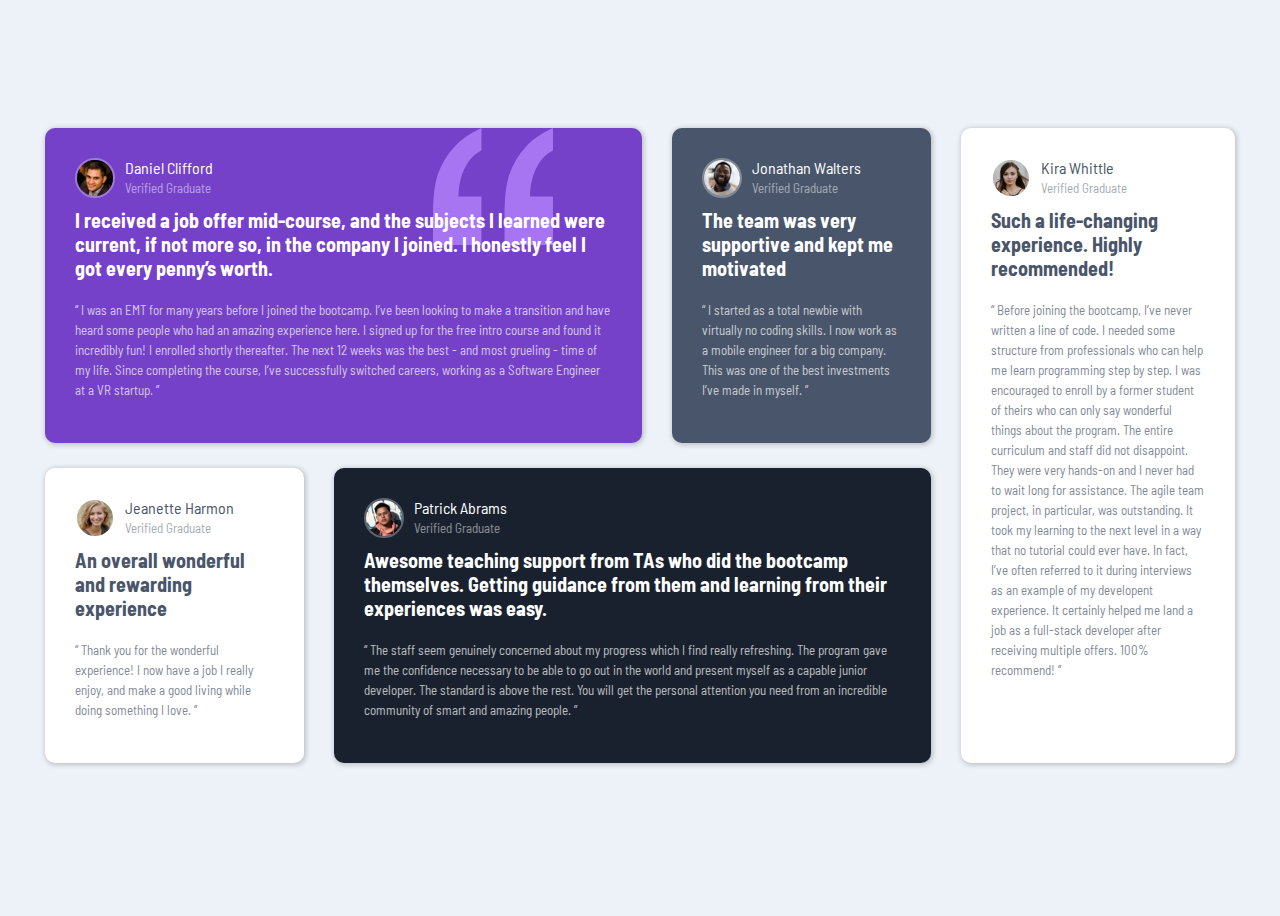
<file: index.html>
<!DOCTYPE html>
<html lang="en">
  <head>
    <meta charset="UTF-8">
    <meta name="viewport" content="width=device-width, initial-scale=1.0"> <!-- displays site properly based on user's device -->

    <link rel="icon" type="image/png" sizes="32x32" href="./images/favicon-32x32.png">
    <link rel="stylesheet" href="./style.css">
    <link rel="preconnect" href="https://fonts.googleapis.com">
    <link rel="preconnect" href="https://fonts.gstatic.com" crossorigin>
    <link href="https://fonts.googleapis.com/css2?family=Arvo&family=Barlow+Semi+Condensed:wght@500;600&display=swap" rel="stylesheet">
    <title>Testimonial Challenge</title>

  </head>
  <body>
    <div id="testimonial-grid-container">
      <div id="main-left">
        <div id="top">
          <div id="testimonial-1" class="grid-item">
            <img id="quote" src="./images/bg-pattern-quotation.svg" alt="quote">
            <div class="header">
              <img src="images/image-daniel.jpg" alt="daniel profile pic">
              <div class="header-text">
                <p class="name">Daniel Clifford</p>
                <p class="verified-graduate">Verified Graduate</p>
              </div>
            </div>
            <h4>I received a job offer mid-course, and the subjects I learned were current, if not more so, 
            in the company I joined. I honestly feel I got every penny’s worth.</h4>
            <p>“ I was an EMT for many years before I joined the bootcamp. I’ve been looking to make a 
              transition and have heard some people who had an amazing experience here. I signed up 
              for the free intro course and found it incredibly fun! I enrolled shortly thereafter. 
              The next 12 weeks was the best - and most grueling - time of my life. Since completing 
              the course, I’ve successfully switched careers, working as a Software Engineer at a VR startup. ”</p>
          </div>
          <div id="testimonial-2" class="grid-item">
            <div class="header">
              <img src="images/image-jonathan.jpg" alt="jonathan profile pic">
              <div class="header-text">
                <p class="name">Jonathan Walters</p>
                <p class="verified-graduate">Verified Graduate</p>
              </div>
            </div>
            <h4>The team was very supportive and kept me motivated</h4>
            <p>“ I started as a total newbie with virtually no coding skills. I now work as a mobile engineer 
              for a big company. This was one of the best investments I’ve made in myself. ”</p>
          </div>
        </div>
        <div id="bottom">
          <div id="testimonial-3" class="grid-item">
            <div class="header">
              <img src="images/image-jeanette.jpg" alt="jeanette profile pic">
              <div class="header-text">
                <p class="name">Jeanette Harmon</p>
                <p class="verified-graduate">Verified Graduate</p>
              </div>
            </div>
            <h4>An overall wonderful and rewarding experience</h4>
            <p>“ Thank you for the wonderful experience! I now have a job I really enjoy, and make a good living 
              while doing something I love. ”</p>
          </div>
          <div id="testimonial-4" class="grid-item">
            <div class="header">
              <img src="images/image-patrick.jpg" alt="patric profile pic">
              <div class="header-text">
                <p class="name">Patrick Abrams</p>
                <p class="verified-graduate">Verified Graduate</p>
              </div>
            </div>
            <h4>Awesome teaching support from TAs who did the bootcamp themselves. Getting guidance from them and 
              learning from their experiences was easy.</h4>
            <p>“ The staff seem genuinely concerned about my progress which I find really refreshing. The program 
              gave me the confidence necessary to be able to go out in the world and present myself as a capable 
              junior developer. The standard is above the rest. You will get the personal attention you need from 
              an incredible community of smart and amazing people. ”</p>
          </div>
        </div>
      </div>
      <div id="testimonial-5" class="grid-item">
        <div class="header">
          <img src="images/image-kira.jpg" alt="kira profile pic">
          <div class="header-text">
            <p class="name">Kira Whittle</p>
            <p class="verified-graduate">Verified Graduate</p>
          </div>
        </div>
            <h4>Such a life-changing experience. Highly recommended!</h4>
            <p>“ Before joining the bootcamp, I’ve never written a line of code. I needed some structure from 
              professionals who can help me learn programming step by step. I was encouraged to enroll by a former 
              student of theirs who can only say wonderful things about the program. The entire curriculum and staff 
              did not disappoint. They were very hands-on and I never had to wait long for assistance. The agile team 
              project, in particular, was outstanding. It took my learning to the next level in a way that no tutorial 
              could ever have. In fact, I’ve often referred to it during interviews as an example of my developent 
              experience. It certainly helped me land a job as a full-stack developer after receiving multiple offers. 
              100% recommend! ”</p>
      </div>
    </div>
    
  </body>
</html>
</file>
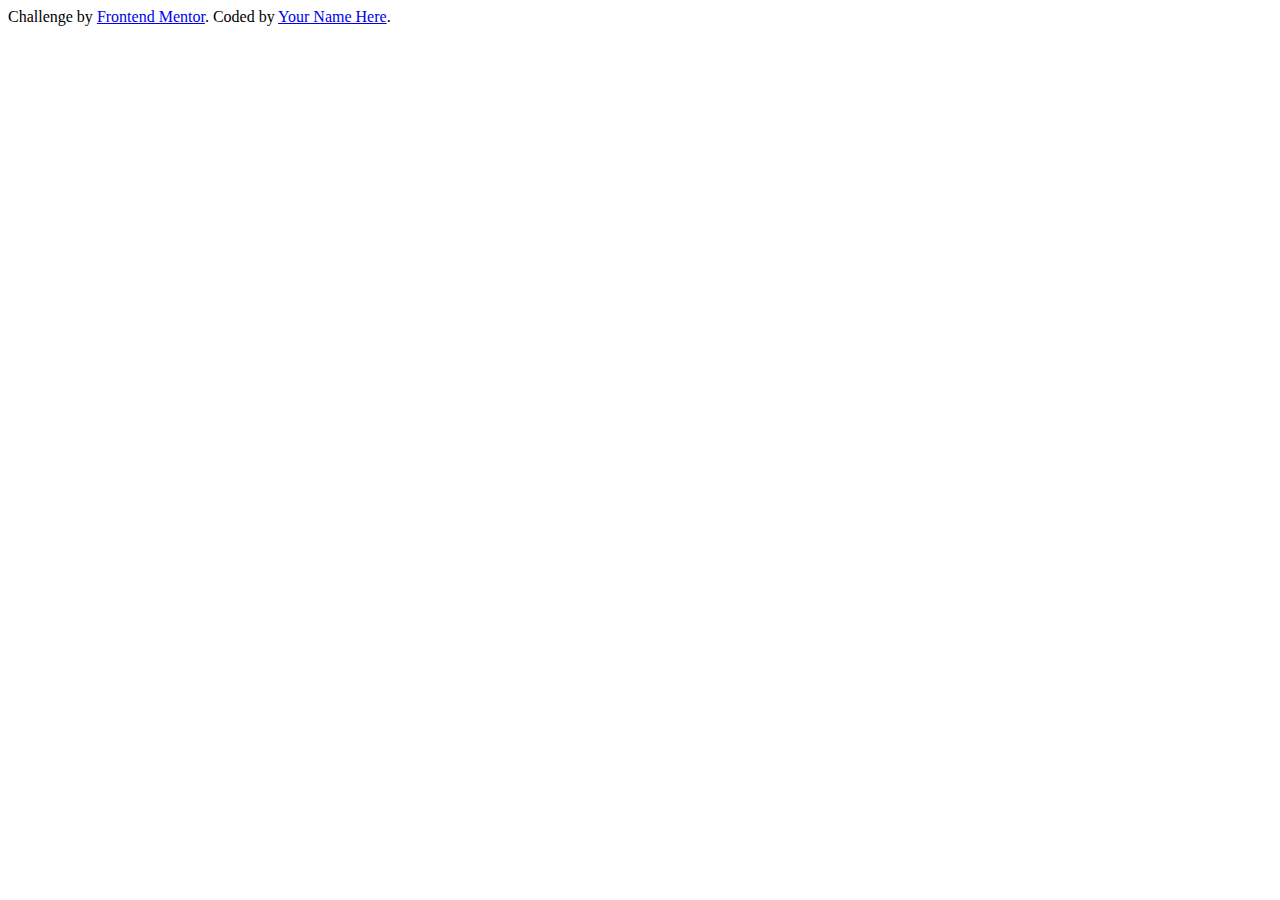
<file: test.html>
<!DOCTYPE html>
<html lang="en">
<head>
    <meta charset="UTF-8">
    <meta http-equiv="X-UA-Compatible" content="IE=edge">
    <meta name="viewport" content="width=device-width, initial-scale=1.0">
    <title>Document</title>
</head>
<body>
    <div class="attribution">
        Challenge by <a href="https://www.frontendmentor.io?ref=challenge" target="_blank">Frontend Mentor</a>. 
        Coded by <a href="#">Your Name Here</a>.
      </div>
</body>
</html>
</file>
<file: style.css>
:root {
    --mobile-size: 375px;
    --desktop-size: 1440px;

    --moderate-violet: hsl(263, 55%, 52%);
    --very-dark-grayish-blue: hsl(217, 19%, 35%);
    --very-dark-blackish-blue: hsl(219, 29%, 14%);
    --white: hsl(0, 0%, 100%);

    --light-gray: hsl(0, 0%, 81%);
    --light-grayish-blue: hsl(210, 46%, 95%);

    --body-font-size: 13px;
}

* {
    box-sizing: border-box;
}

body {
    background-color: var(--light-grayish-blue);
    font-size: var(--body-font-size);

    font-family: 'Barlow Semi Condensed', sans-serif;
    
}

#testimonial-grid-container {
    margin-top: 50px;
    margin-bottom: 15px;
    margin-right: 20px;
    margin-left: 20px;
    
}

#testimonial-1 {
    position: relative;
    color: white;
    background-color: var(--moderate-violet);
    z-index: 0;
}

#testimonial-2 {
    color: white;
    background-color: var(--very-dark-grayish-blue);
}

#testimonial-3, #testimonial-5 {
    background-color: var(--white);
    color: var(--very-dark-grayish-blue);
}

#testimonial-4 {
    color: white;
    background-color: var(--very-dark-blackish-blue);
    
}

#quote {
    position: absolute;
    right: 15%;
    top: 0;
    z-index: 1;
    width: 20%;
}

.grid-item {
    border-radius: 10px;
    margin-left: 5px;
    margin-right: 5px;
    padding: 30px;
    margin-bottom: 25px;
    box-shadow: 1px 1px 5px 1px rgba(0, 0, 0, 0.2);
}

.grid-item h4 {
    
    margin-bottom: 20px;
    font-size: 20px;
    margin-top: 10px;
    position: relative;
    z-index: 2;
    
}

.grid-item p {
    
    line-height: 20px;
    opacity: 70%;
}

.header .name {
    font-size: 1rem;
    opacity: 100%;
}

.header {
    
    z-index: 3;
    display: flex;
    align-items: center;
    position: relative;
    margin-bottom: 0;
}



.header img {
    width: 40px;
    border-radius: 50%;
    border: 2px solid rgba(255, 255, 255, 0.3);
    margin-right: 10px;
}

.header p {
    margin: 0;
}

.header-text .verified-graduate {
    opacity: 50%;
}

@media screen and (min-width: 576px) {
    body {
        
        height: 100vh;
        display: flex;
    }
    
    #testimonial-grid-container {
       
        display: flex;
        margin: auto;
        
        
    }

    #main-left {
        display: flex;
        flex-direction: column;
        flex-basis: 77%;
    }

    #main-left .grid-item {
        margin-right: 25px;
    }

    #top, #bottom {
        display: flex;
        flex-basis: 50%;
    }

    #testimonial-5 {
        flex-basis: 23%;
    }

    #testimonial-1, #testimonial-4 {
        flex-basis: 70%;
        
    }
    
    #testimonial-2, #testimonial-3  {
        flex-basis: 30%;
    }
    
}

@media screen and (min-width: 1200px) {

    #testimonial-grid-container {
        max-width: 1200px;
    }
}
</file>
